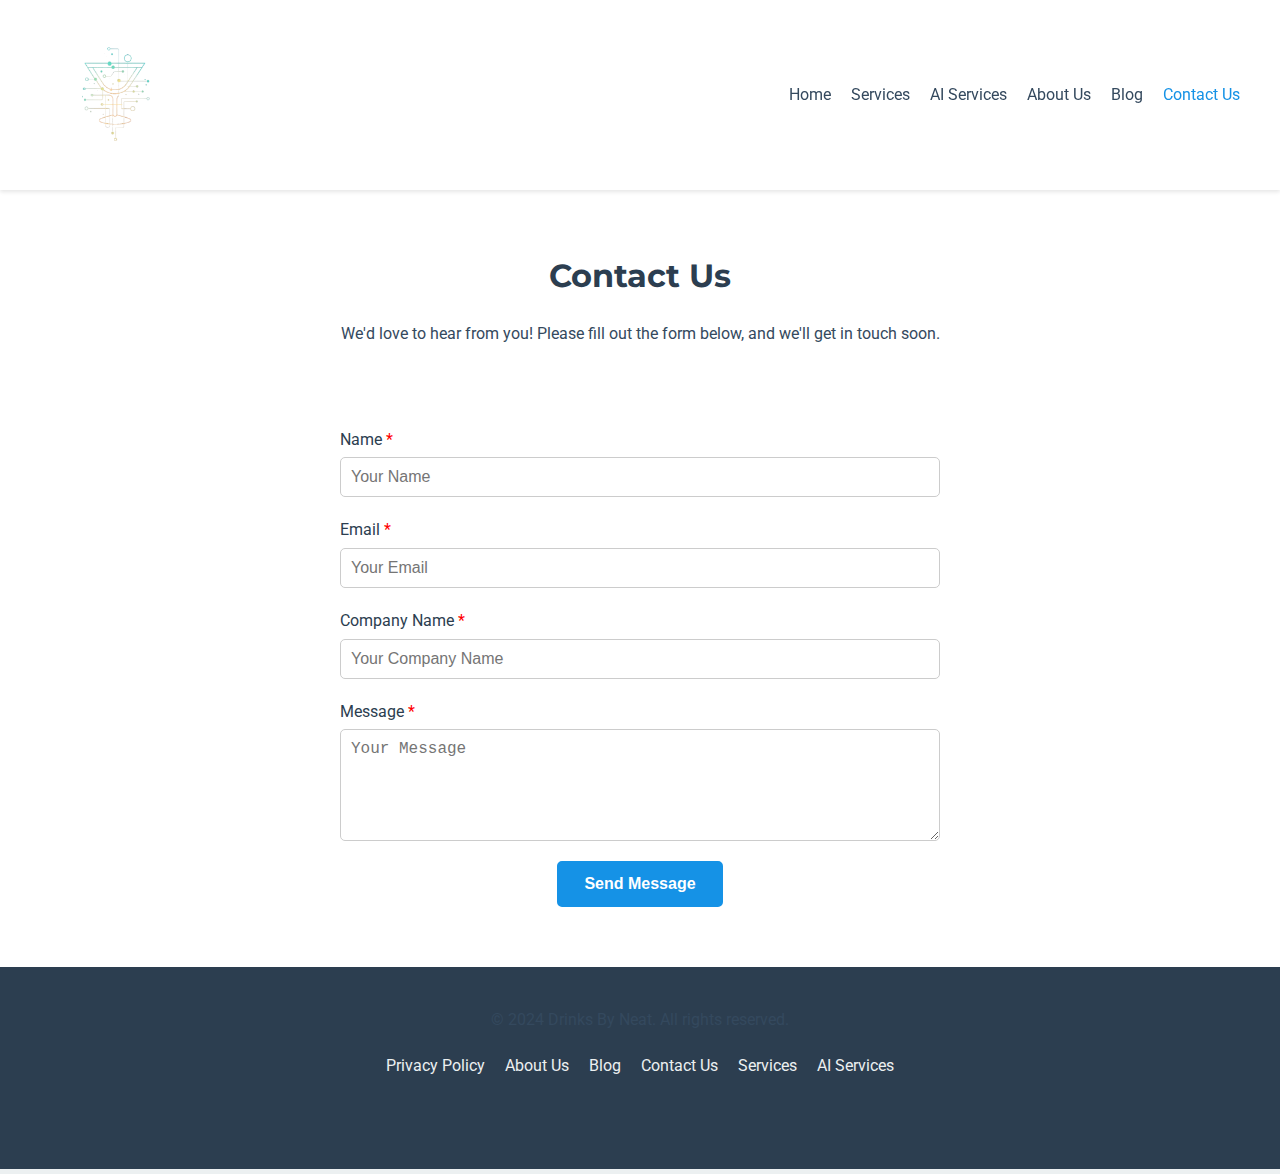
<file: contact/index.html>
<!DOCTYPE html>
<html lang="en">
  <head>
    <meta charset="UTF-8" />
    <meta name="viewport" content="width=device-width, initial-scale=1.0" />
    <title>Your Company | Contact Us</title>

    <!-- For ICO format -->
    <link rel="icon" href="/favicon/favicon.ico" type="image/x-icon" />

    <!-- For PNG format -->
    <link rel="icon" href="/favicon/favicon-96x96.png" type="image/png" />

    <!-- For multiple sizes -->
    <link
      rel="icon"
      sizes="192x192"
      href="/favicon/web-app-manifest-192x192.png"
      type="image/png"
    />

    <!-- Adjusted the link to stylesheet by adding ../ to match the same stylesheet as the homepage -->
    <link rel="stylesheet" href="../assets/css/styles.css" />

    <!-- Google Fonts -->
    <link
      href="https://fonts.googleapis.com/css2?family=Montserrat:wght@400;500;700&family=Roboto:wght@400;500;700&display=swap"
      rel="stylesheet"
    />

    <!-- Font Awesome Icons -->
    <link
      rel="stylesheet"
      href="https://cdnjs.cloudflare.com/ajax/libs/font-awesome/6.4.0/css/all.min.css"
      integrity="sha512-iecdLmaskl7CVkqkXNQ/ZH/XLlvWZOJyj7Yy7tcenmpD1ypASozpmT/E0iPtmFIB46ZmdtAc9eNBvH0H/ZpiBw=="
      crossorigin="anonymous"
      referrerpolicy="no-referrer"
    />

    <!-- Optional: Include any additional meta tags or links here -->
  </head>

  <!-- Google tag (gtag.js) -->
  <script
    async
    src="https://www.googletagmanager.com/gtag/js?id=G-1H15YQ7KNF"
  ></script>
  <script>
    window.dataLayer = window.dataLayer || [];
    function gtag() {
      dataLayer.push(arguments);
    }
    gtag("js", new Date());

    gtag("config", "G-1H15YQ7KNF");
  </script>

  <body class="contact-page">
    <!-- Header & Navigation -->
    <header>
      <nav class="navbar" aria-label="Main Navigation">
        <div class="logo">
          <!-- Going up one folder before accessing assets/images/ -->
          <a href="../index.html">
            <img src="../assets/images/logo.png" alt="Your Company Logo" />
          </a>
        </div>
        <ul class="nav-links">
          <li><a href="../index.html">Home</a></li>
          <li><a href="../services/index.html">Services</a></li>
          <li><a href="../ai-services/index.html">AI Services</a></li>
          <li><a href="../about/index.html">About Us</a></li>
          <li><a href="../blog/index.html">Blog</a></li>
          <li><a href="index.html" class="active">Contact Us</a></li>
        </ul>
        <div class="menu-icon" aria-label="Menu" aria-expanded="false">
          <i class="fas fa-bars"></i>
          <i class="fas fa-times" style="display: none"></i>
        </div>
      </nav>
    </header>

    <!-- Contact Section -->
    <section class="contact-section">
      <div class="container">
        <h2>Contact Us</h2>
        <p>
          We'd love to hear from you! Please fill out the form below, and we'll
          get in touch soon.
        </p>

        <!-- Messages -->
        <div id="form-messages"></div>

        <!-- Contact Form -->
        <form id="contact-form" class="contact-form">
          <div class="form-group">
            <label for="name">Name <span class="required">*</span></label>
            <input
              type="text"
              id="name"
              name="name"
              required
              placeholder="Your Name"
            />
          </div>
          <div class="form-group">
            <label for="email">Email <span class="required">*</span></label>
            <input
              type="email"
              id="email"
              name="email"
              required
              placeholder="Your Email"
            />
          </div>
          <div class="form-group">
            <label for="company"
              >Company Name <span class="required">*</span></label
            >
            <input
              type="text"
              id="company"
              name="company"
              required
              placeholder="Your Company Name"
            />
          </div>
          <div class="form-group">
            <label for="message">Message <span class="required">*</span></label>
            <textarea
              id="message"
              name="message"
              rows="5"
              required
              placeholder="Your Message"
            ></textarea>
          </div>
          <button type="submit" class="btn primary-btn">Send Message</button>
        </form>
      </div>
    </section>

    <!-- Footer -->
    <footer>
      <div class="container">
        <p>© 2024 Drinks By Neat. All rights reserved.</p>
        <ul class="footer-links">
          <li><a href="../privacy-policy.html">Privacy Policy</a></li>
          <li><a href="../about/index.html">About Us</a></li>
          <li><a href="../blog/index.html">Blog</a></li>
          <li><a href="../contact/index.html">Contact Us</a></li>
          <li><a href="../services/index.html">Services</a></li>
          <li><a href="../ai-services/index.html">AI Services</a></li>
        </ul>
        <div class="social-links">
          <a
            href="https://www.facebook.com/messages/t/105121865988228"
            aria-label="Facebook"
            target="_blank"
            rel="noopener noreferrer"
            ><i class="fab fa-facebook-f"></i
          ></a>
          <a
            href="https://www.instagram.com/drinksbyneat/"
            aria-label="Instagram"
            target="_blank"
            rel="noopener noreferrer"
            ><i class="fab fa-instagram"></i
          ></a>
          <a
            href="https://www.linkedin.com/in/andreas-sanidiotis-1b77a1b4/"
            aria-label="LinkedIn"
            target="_blank"
            rel="noopener noreferrer"
            ><i class="fab fa-linkedin-in"></i
          ></a>
          <a
            href="https://x.com/sanidiotis"
            aria-label="Twitter"
            target="_blank"
            rel="noopener noreferrer"
            ><i class="fab fa-twitter"></i
          ></a>
        </div>
      </div>
    </footer>

    <!-- JavaScript for Form Submission -->
    <script>
      document.addEventListener("DOMContentLoaded", () => {
        const form = document.getElementById("contact-form");
        const formMessages = document.getElementById("form-messages");

        form.addEventListener("submit", function (e) {
          e.preventDefault(); // Prevent the default form submission

          // Clear previous messages
          formMessages.innerHTML = "";

          // Collect form data
          const name = document.getElementById("name").value.trim();
          const email = document.getElementById("email").value.trim();
          const company = document.getElementById("company").value.trim();
          const message = document.getElementById("message").value.trim();

          // Basic validation (optional, already handled by HTML5)
          if (!name || !email || !company || !message) {
            formMessages.innerHTML =
              '<div class="error-message">Please fill out all required fields.</div>';
            return;
          }

          // Prepare data to send
          const data = {
            name: name,
            email: email,
            company: company,
            message: message,
          };

          // Send data to Make.com Webhook
          fetch("https://hook.us2.make.com/pejn088su7chkka65d3rcnf6d7czprkm", {
            method: "POST",
            headers: {
              "Content-Type": "application/json",
            },
            body: JSON.stringify(data),
          })
            .then((response) => {
              if (response.ok) {
                // If the response is OK (status code 200-299)
                return;
              }
              // If the response is not OK, throw an error to trigger the catch block
              throw new Error("Network response was not ok.");
            })
            .then(() => {
              // Display success message
              formMessages.innerHTML =
                '<div class="success-message">Thank you! Your message has been sent successfully.</div>';
              form.reset(); // Reset the form fields
            })
            .catch(() => {
              // Display error message
              formMessages.innerHTML =
                '<div class="error-message">Oops! Something went wrong. Please try again later.</div>';
            });
        });
      });
    </script>

    <!-- JavaScript for Mobile Menu -->
    <script>
      const menuIcon = document.querySelector(".menu-icon");
      const navLinks = document.querySelector(".nav-links");
      const barsIcon = menuIcon.querySelector(".fa-bars");
      const timesIcon = menuIcon.querySelector(".fa-times");

      menuIcon.addEventListener("click", () => {
        navLinks.classList.toggle("active");
        menuIcon.classList.toggle("active");

        if (navLinks.classList.contains("active")) {
          barsIcon.style.display = "none";
          timesIcon.style.display = "block";
        } else {
          barsIcon.style.display = "block";
          timesIcon.style.display = "none";
        }
      });
    </script>
  </body>
</html>

<!-- Chat Widget Scripts -->
<script src="https://app.chatgptbuilder.io/webchat/plugin.js?v=5"></script>
<script>
  ktt10.setup({
    id: "hnyz2IshbbTaHm",
    accountId: "1034736",
    color: "#A9AAAA",
  });
</script>
</file>
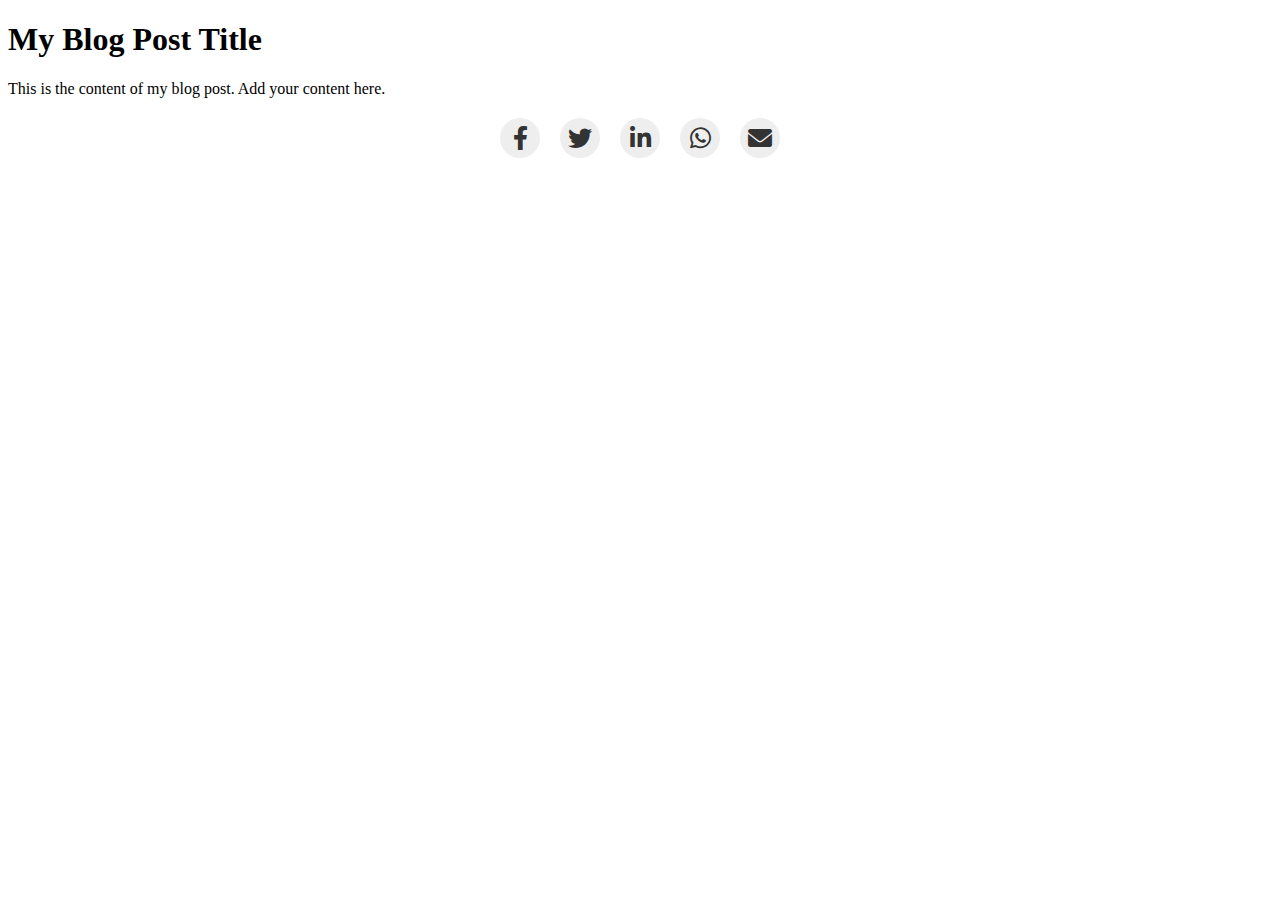
<file: font-awesom-test.html>
<!DOCTYPE html>
<html lang="en">
  <head>
    <meta charset="UTF-8" />
    <meta name="viewport" content="width=device-width, initial-scale=1.0" />
    <title>Blog Post Sharing Example</title>
    <link
      rel="stylesheet"
      href="https://cdnjs.cloudflare.com/ajax/libs/font-awesome/6.0.0/css/all.min.css"
      integrity="sha512-9usAa10IRO0HhonpyAIVpjrylPvoDwiPUiKdWk5t3PyolY1cOd4DSE0Ga+ri4AuTroPR5aQvXU9xC6qOPnzFeg=="
      crossorigin="anonymous"
      referrerpolicy="no-referrer"
    />
    <style>
      .social-share {
        display: flex;
        justify-content: center; /* Center the icons horizontally */
        gap: 20px; /* Space between icons */
        margin-top: 20px; /* Space above the sharing section */
      }

      .social-share a {
        display: inline-flex; /* Use flexbox for vertical centering */
        align-items: center;
        justify-content: center;
        width: 40px;
        height: 40px;
        border-radius: 50%;
        background-color: #eee; /* Light gray background */
        color: #333; /* Dark gray icon color */
        text-decoration: none;
        font-size: 1.5rem;
        transition: background-color 0.3s, color 0.3s; /* Smooth transitions */
      }

      .social-share a:hover {
        background-color: #ddd; /* Slightly darker on hover */
        color: #000; /* Black icon on hover */
      }

      /* Specific colors for each platform */
      .social-share .facebook:hover {
        background-color: #1877f2;
        color: white;
      }
      .social-share .twitter:hover {
        background-color: #1da1f2;
        color: white;
      }
      .social-share .linkedin:hover {
        background-color: #0077b5;
        color: white;
      }
      .social-share .whatsapp:hover {
        background-color: #25d366;
        color: white;
      }
      .social-share .email:hover {
        background-color: #d14836;
        color: white;
      }
    </style>
  </head>
  <body>
    <h1>My Blog Post Title</h1>
    <p>This is the content of my blog post. Add your content here.</p>

    <div class="social-share">
      <a
        class="facebook"
        href="https://www.facebook.com/sharer/sharer.php?u=[URL]"
        target="_blank"
        rel="noopener noreferrer"
        aria-label="Share on Facebook"
      >
        <i class="fab fa-facebook-f"></i>
      </a>
      <a
        class="twitter"
        href="https://twitter.com/intent/tweet?url=[URL]&text=[TITLE]"
        target="_blank"
        rel="noopener noreferrer"
        aria-label="Share on Twitter"
      >
        <i class="fab fa-twitter"></i>
      </a>
      <a
        class="linkedin"
        href="https://www.linkedin.com/shareArticle?mini=true&url=[URL]&title=[TITLE]"
        target="_blank"
        rel="noopener noreferrer"
        aria-label="Share on LinkedIn"
      >
        <i class="fab fa-linkedin-in"></i>
      </a>
      <a
        class="whatsapp"
        href="whatsapp://send?text=[TITLE] [URL]"
        target="_blank"
        rel="noopener noreferrer"
        aria-label="Share on WhatsApp"
      >
        <i class="fab fa-whatsapp"></i>
      </a>
      <a
        class="email"
        href="mailto:?subject=[TITLE]&body=Check out this post: [URL]"
        target="_blank"
        rel="noopener noreferrer"
        aria-label="Share by Email"
      >
        <i class="fas fa-envelope"></i>
      </a>
    </div>

    <script>
      // Get the current URL and title
      const currentUrl = encodeURIComponent(window.location.href);
      const currentTitle = encodeURIComponent(document.title);

      // Update the share links
      const facebookLink = document.querySelector(".social-share .facebook");
      facebookLink.href = facebookLink.href.replace("[URL]", currentUrl);

      const twitterLink = document.querySelector(".social-share .twitter");
      twitterLink.href = twitterLink.href
        .replace("[URL]", currentUrl)
        .replace("[TITLE]", currentTitle);

      const linkedinLink = document.querySelector(".social-share .linkedin");
      linkedinLink.href = linkedinLink.href
        .replace("[URL]", currentUrl)
        .replace("[TITLE]", currentTitle);

      const whatsappLink = document.querySelector(".social-share .whatsapp");
      whatsappLink.href = whatsappLink.href
        .replace("[URL]", currentUrl)
        .replace("[TITLE]", currentTitle);

      const emailLink = document.querySelector(".social-share .email");
      emailLink.href = emailLink.href
        .replace("[URL]", currentUrl)
        .replace("[TITLE]", currentTitle);
    </script>
  </body>
</html>
</file>
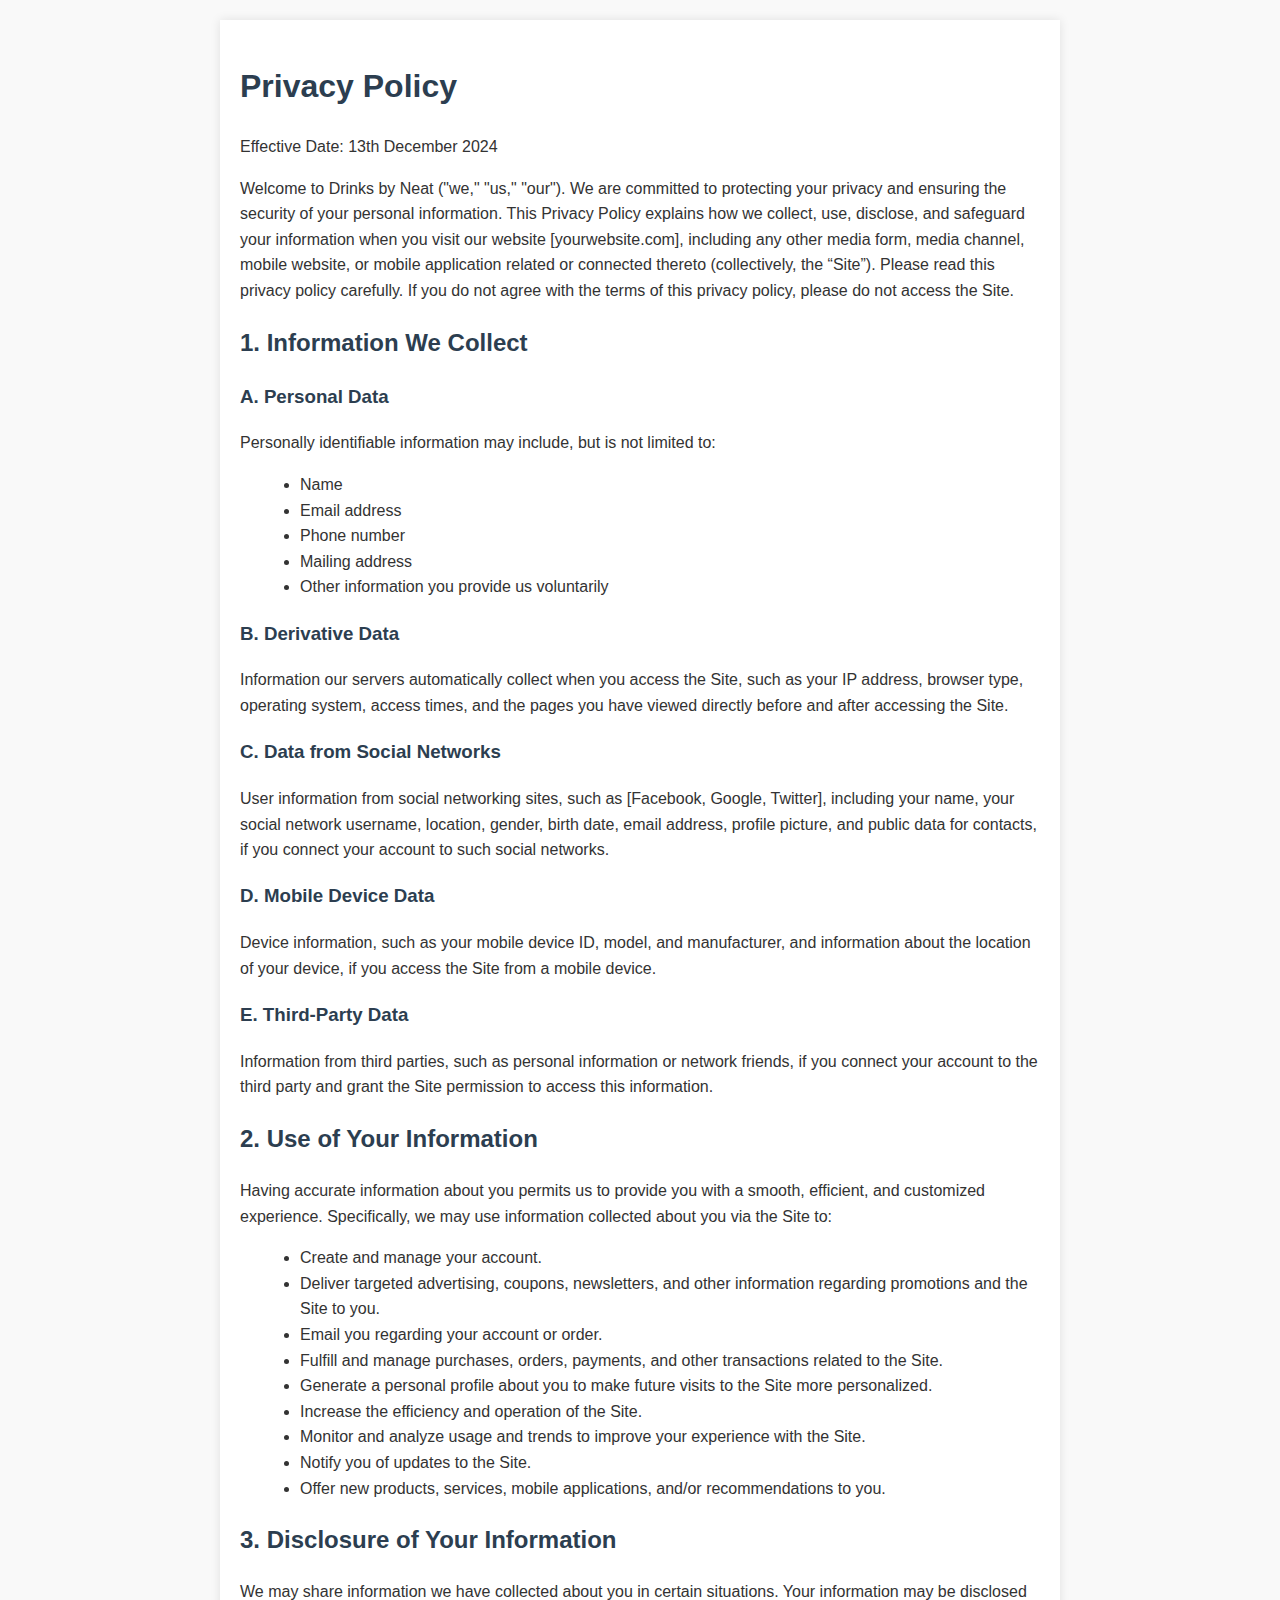
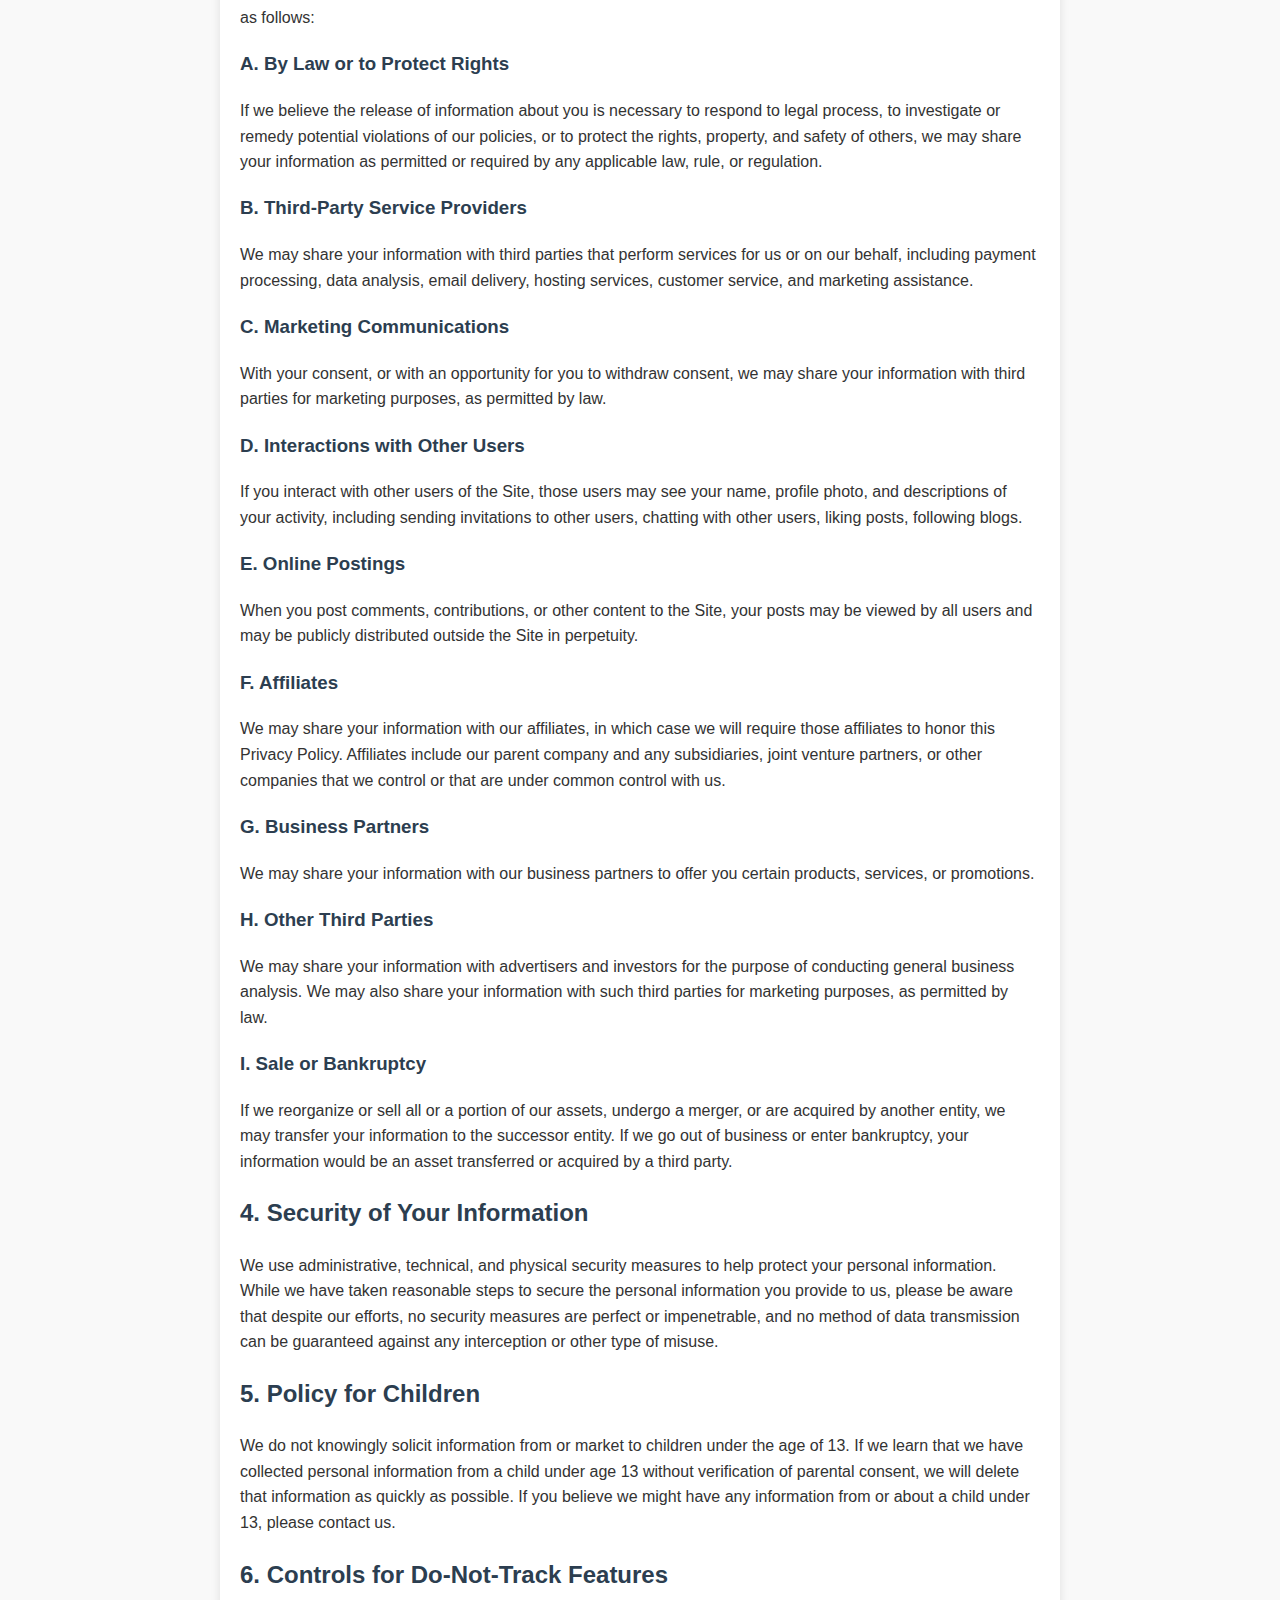
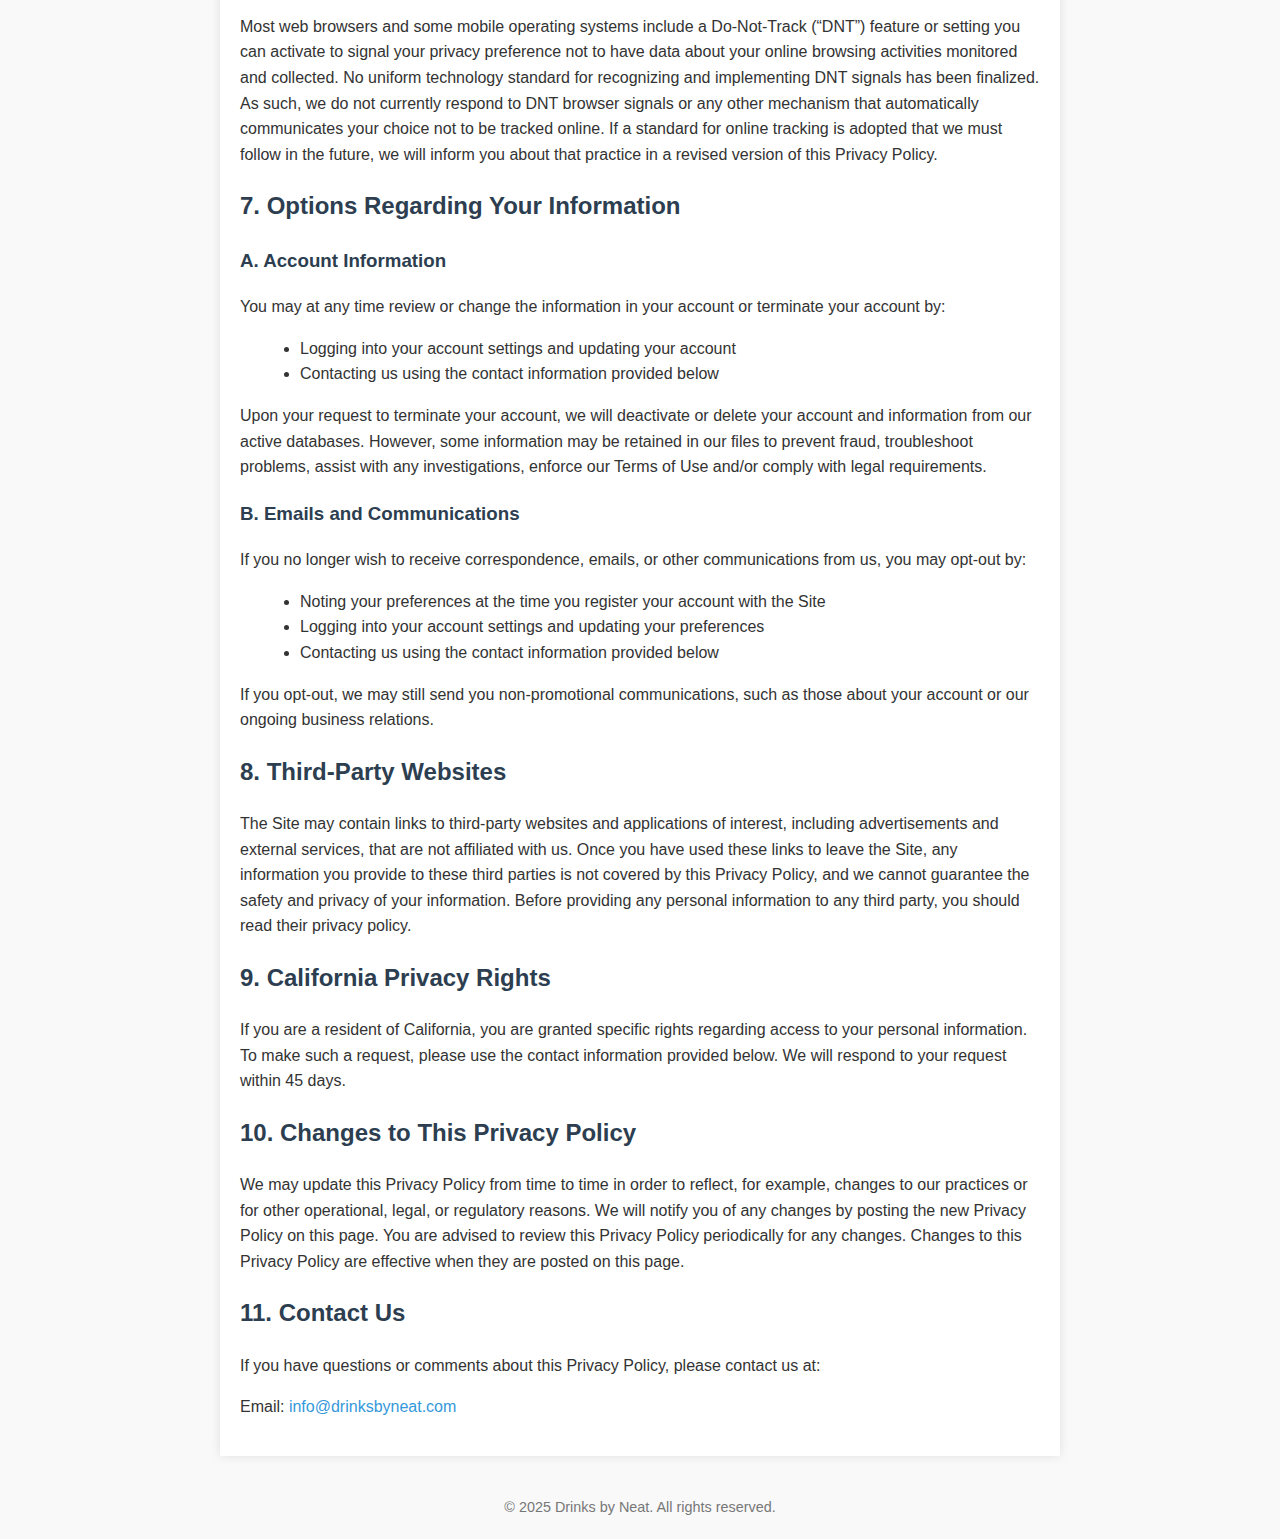
<file: privacy-policy.html>
<!DOCTYPE html>
<html lang="en">
  <head>
    <meta charset="UTF-8" />
    <meta name="viewport" content="width=device-width, initial-scale=1" />
    <title>Privacy Policy</title>
    <style>
      body {
        font-family: Arial, sans-serif;
        line-height: 1.6;
        margin: 20px;
        padding: 0;
        background-color: #f9f9f9;
        color: #333;
      }
      .container {
        max-width: 800px;
        margin: auto;
        background: #fff;
        padding: 20px;
        box-shadow: 0 0 10px rgba(0, 0, 0, 0.1);
      }
      h1,
      h2,
      h3 {
        color: #2c3e50;
      }
      a {
        color: #3498db;
        text-decoration: none;
      }
      a:hover {
        text-decoration: underline;
      }
      ul {
        list-style-type: disc;
        margin-left: 20px;
      }
      footer {
        text-align: center;
        margin-top: 40px;
        color: #777;
        font-size: 0.9rem;
      }
    </style>
  </head>
  <body>
    <div class="container">
      <h1>Privacy Policy</h1>
      <p>Effective Date: 13th December 2024</p>

      <p>
        Welcome to Drinks by Neat ("we," "us," "our"). We are committed to
        protecting your privacy and ensuring the security of your personal
        information. This Privacy Policy explains how we collect, use, disclose,
        and safeguard your information when you visit our website
        [yourwebsite.com], including any other media form, media channel, mobile
        website, or mobile application related or connected thereto
        (collectively, the “Site”). Please read this privacy policy carefully.
        If you do not agree with the terms of this privacy policy, please do not
        access the Site.
      </p>

      <h2>1. Information We Collect</h2>
      <h3>A. Personal Data</h3>
      <p>
        Personally identifiable information may include, but is not limited to:
      </p>
      <ul>
        <li>Name</li>
        <li>Email address</li>
        <li>Phone number</li>
        <li>Mailing address</li>
        <li>Other information you provide us voluntarily</li>
      </ul>

      <h3>B. Derivative Data</h3>
      <p>
        Information our servers automatically collect when you access the Site,
        such as your IP address, browser type, operating system, access times,
        and the pages you have viewed directly before and after accessing the
        Site.
      </p>

      <h3>C. Data from Social Networks</h3>
      <p>
        User information from social networking sites, such as [Facebook,
        Google, Twitter], including your name, your social network username,
        location, gender, birth date, email address, profile picture, and public
        data for contacts, if you connect your account to such social networks.
      </p>

      <h3>D. Mobile Device Data</h3>
      <p>
        Device information, such as your mobile device ID, model, and
        manufacturer, and information about the location of your device, if you
        access the Site from a mobile device.
      </p>

      <h3>E. Third-Party Data</h3>
      <p>
        Information from third parties, such as personal information or network
        friends, if you connect your account to the third party and grant the
        Site permission to access this information.
      </p>

      <h2>2. Use of Your Information</h2>
      <p>
        Having accurate information about you permits us to provide you with a
        smooth, efficient, and customized experience. Specifically, we may use
        information collected about you via the Site to:
      </p>
      <ul>
        <li>Create and manage your account.</li>
        <li>
          Deliver targeted advertising, coupons, newsletters, and other
          information regarding promotions and the Site to you.
        </li>
        <li>Email you regarding your account or order.</li>
        <li>
          Fulfill and manage purchases, orders, payments, and other transactions
          related to the Site.
        </li>
        <li>
          Generate a personal profile about you to make future visits to the
          Site more personalized.
        </li>
        <li>Increase the efficiency and operation of the Site.</li>
        <li>
          Monitor and analyze usage and trends to improve your experience with
          the Site.
        </li>
        <li>Notify you of updates to the Site.</li>
        <li>
          Offer new products, services, mobile applications, and/or
          recommendations to you.
        </li>
      </ul>

      <h2>3. Disclosure of Your Information</h2>
      <p>
        We may share information we have collected about you in certain
        situations. Your information may be disclosed as follows:
      </p>
      <h3>A. By Law or to Protect Rights</h3>
      <p>
        If we believe the release of information about you is necessary to
        respond to legal process, to investigate or remedy potential violations
        of our policies, or to protect the rights, property, and safety of
        others, we may share your information as permitted or required by any
        applicable law, rule, or regulation.
      </p>

      <h3>B. Third-Party Service Providers</h3>
      <p>
        We may share your information with third parties that perform services
        for us or on our behalf, including payment processing, data analysis,
        email delivery, hosting services, customer service, and marketing
        assistance.
      </p>

      <h3>C. Marketing Communications</h3>
      <p>
        With your consent, or with an opportunity for you to withdraw consent,
        we may share your information with third parties for marketing purposes,
        as permitted by law.
      </p>

      <h3>D. Interactions with Other Users</h3>
      <p>
        If you interact with other users of the Site, those users may see your
        name, profile photo, and descriptions of your activity, including
        sending invitations to other users, chatting with other users, liking
        posts, following blogs.
      </p>

      <h3>E. Online Postings</h3>
      <p>
        When you post comments, contributions, or other content to the Site,
        your posts may be viewed by all users and may be publicly distributed
        outside the Site in perpetuity.
      </p>

      <h3>F. Affiliates</h3>
      <p>
        We may share your information with our affiliates, in which case we will
        require those affiliates to honor this Privacy Policy. Affiliates
        include our parent company and any subsidiaries, joint venture partners,
        or other companies that we control or that are under common control with
        us.
      </p>

      <h3>G. Business Partners</h3>
      <p>
        We may share your information with our business partners to offer you
        certain products, services, or promotions.
      </p>

      <h3>H. Other Third Parties</h3>
      <p>
        We may share your information with advertisers and investors for the
        purpose of conducting general business analysis. We may also share your
        information with such third parties for marketing purposes, as permitted
        by law.
      </p>

      <h3>I. Sale or Bankruptcy</h3>
      <p>
        If we reorganize or sell all or a portion of our assets, undergo a
        merger, or are acquired by another entity, we may transfer your
        information to the successor entity. If we go out of business or enter
        bankruptcy, your information would be an asset transferred or acquired
        by a third party.
      </p>

      <h2>4. Security of Your Information</h2>
      <p>
        We use administrative, technical, and physical security measures to help
        protect your personal information. While we have taken reasonable steps
        to secure the personal information you provide to us, please be aware
        that despite our efforts, no security measures are perfect or
        impenetrable, and no method of data transmission can be guaranteed
        against any interception or other type of misuse.
      </p>

      <h2>5. Policy for Children</h2>
      <p>
        We do not knowingly solicit information from or market to children under
        the age of 13. If we learn that we have collected personal information
        from a child under age 13 without verification of parental consent, we
        will delete that information as quickly as possible. If you believe we
        might have any information from or about a child under 13, please
        contact us.
      </p>

      <h2>6. Controls for Do-Not-Track Features</h2>
      <p>
        Most web browsers and some mobile operating systems include a
        Do-Not-Track (“DNT”) feature or setting you can activate to signal your
        privacy preference not to have data about your online browsing
        activities monitored and collected. No uniform technology standard for
        recognizing and implementing DNT signals has been finalized. As such, we
        do not currently respond to DNT browser signals or any other mechanism
        that automatically communicates your choice not to be tracked online. If
        a standard for online tracking is adopted that we must follow in the
        future, we will inform you about that practice in a revised version of
        this Privacy Policy.
      </p>

      <h2>7. Options Regarding Your Information</h2>
      <h3>A. Account Information</h3>
      <p>
        You may at any time review or change the information in your account or
        terminate your account by:
      </p>
      <ul>
        <li>Logging into your account settings and updating your account</li>
        <li>Contacting us using the contact information provided below</li>
      </ul>
      <p>
        Upon your request to terminate your account, we will deactivate or
        delete your account and information from our active databases. However,
        some information may be retained in our files to prevent fraud,
        troubleshoot problems, assist with any investigations, enforce our Terms
        of Use and/or comply with legal requirements.
      </p>

      <h3>B. Emails and Communications</h3>
      <p>
        If you no longer wish to receive correspondence, emails, or other
        communications from us, you may opt-out by:
      </p>
      <ul>
        <li>
          Noting your preferences at the time you register your account with the
          Site
        </li>
        <li>
          Logging into your account settings and updating your preferences
        </li>
        <li>Contacting us using the contact information provided below</li>
      </ul>
      <p>
        If you opt-out, we may still send you non-promotional communications,
        such as those about your account or our ongoing business relations.
      </p>

      <h2>8. Third-Party Websites</h2>
      <p>
        The Site may contain links to third-party websites and applications of
        interest, including advertisements and external services, that are not
        affiliated with us. Once you have used these links to leave the Site,
        any information you provide to these third parties is not covered by
        this Privacy Policy, and we cannot guarantee the safety and privacy of
        your information. Before providing any personal information to any third
        party, you should read their privacy policy.
      </p>

      <h2>9. California Privacy Rights</h2>
      <p>
        If you are a resident of California, you are granted specific rights
        regarding access to your personal information. To make such a request,
        please use the contact information provided below. We will respond to
        your request within 45 days.
      </p>

      <h2>10. Changes to This Privacy Policy</h2>
      <p>
        We may update this Privacy Policy from time to time in order to reflect,
        for example, changes to our practices or for other operational, legal,
        or regulatory reasons. We will notify you of any changes by posting the
        new Privacy Policy on this page. You are advised to review this Privacy
        Policy periodically for any changes. Changes to this Privacy Policy are
        effective when they are posted on this page.
      </p>

      <h2>11. Contact Us</h2>
      <p>
        If you have questions or comments about this Privacy Policy, please
        contact us at:
      </p>
      <p>
        Email:
        <a href="mailto:info@drinksbyneat.com">info@drinksbyneat.com</a>
      </p>
      <!-- <p>
        Mailing Address:<br />
        [Your Company Name]<br />
        [Street Address]<br />
        [City, State, ZIP Code]<br />
        [Country]
      </p> -->
    </div>

    <footer>
      <p>&copy; 2025 Drinks by Neat. All rights reserved.</p>
    </footer>
  </body>
</html>
</file>
<file: assets/css/styles.css>
/* ==============================================
   1. RESET CSS
============================================== */
* {
  margin: 0;
  padding: 0;
  box-sizing: border-box;
}

ul,
ol {
  list-style: none;
}

a {
  text-decoration: none;
  color: inherit;
}

img {
  max-width: 100%;
  height: auto;
  display: block;
}

/* ==============================================
     2. ROOT VARIABLES
============================================== */
:root {
  /* Colors */
  --primary-color: #2c3e50; /* Dark Blue */
  --secondary-color: #ecf0f1; /* Light Gray */
  --accent-color: #e74c3c; /* Red */
  --background-color: #ffffff; /* White */
  --text-color: #34495e; /* Dark Slate */
  --hover-color: #1592e6; /* Blue */
  --mobile-menu-text-color: #ffffff; /* White */

  /* Fonts */
  --font-primary: "Montserrat", sans-serif;
  --font-secondary: "Roboto", sans-serif;

  /* Other */
  --transition-speed: 0.3s;
  --max-width: 1200px;
}

/* ==============================================
     3. GLOBAL STYLES
============================================== */
body {
  font-family: var(--font-secondary);
  color: var(--text-color);
  background-color: var(--secondary-color);
  line-height: 1.6;
  min-height: 100vh;
}

h1,
h2,
h3,
h4,
h5,
h6 {
  font-family: var(--font-primary);
  color: var(--primary-color);
  margin-bottom: 15px;
}

p {
  margin-bottom: 15px;
  font-size: 1rem;
  color: var(--text-color);
}

a {
  color: var(--primary-color);
  transition: color var(--transition-speed);
}

a:hover {
  color: var(--hover-color);
}

.container {
  width: 90%;
  max-width: var(--max-width);
  margin: 0 auto;
}

/* ==============================================
     4. BUTTONS
============================================== */
.btn {
  display: inline-block;
  padding: 12px 25px;
  border-radius: 5px;
  cursor: pointer;
  font-weight: 600;
  text-align: center;
  border: 2px solid transparent;
  transition: background-color var(--transition-speed),
    color var(--transition-speed), opacity var(--transition-speed);
}

.primary-btn {
  background-color: var(--primary-color);
  color: var(--secondary-color);
  border-color: var(--primary-color);
}
.primary-btn:hover {
  background-color: var(--hover-color);
  color: var(--background-color);
}

.secondary-btn {
  background-color: var(--primary-color);
  color: var(--secondary-color);
  border-color: var(--primary-color);
}
.secondary-btn:hover {
  background-color: var(--hover-color);
  border-color: var(--background-color);
}

.read-more-btn {
  background-color: var(--hover-color);
  color: var(--secondary-color);
  border-color: var(--hover-color);
}
.read-more-btn:hover {
  background-color: var(--primary-color);
  border-color: var(--primary-color);
}

.learn-more-btn {
  background-color: var(--primary-color);
  color: var(--secondary-color);
  border-color: var(--primary-color);
}
.learn-more-btn:hover {
  background-color: var(--hover-color);
  border-color: var(--hover-color);
}

.subscribe-btn {
  background-color: var(--accent-color);
  color: var(--secondary-color);
  border: none;
}
.subscribe-btn:hover {
  background-color: var(--hover-color);
}

.btn.disabled,
.btn:disabled {
  opacity: 0.6;
  cursor: not-allowed;
}

/* ==============================================
     5. NAVIGATION BAR
============================================== */
.navbar {
  display: flex;
  justify-content: space-between;
  align-items: center;
  padding: 20px 40px;
  background-color: var(--background-color);
  box-shadow: 0 2px 4px rgba(0, 0, 0, 0.1);
  position: sticky;
  top: 0;
  z-index: 1000;
}

.logo img {
  width: 150px;
}

.nav-links {
  display: flex;
  gap: 20px;
}

.nav-links li a {
  font-size: 1rem;
  color: var(--text-color);
  transition: color var(--transition-speed);
}

.nav-links li a.active,
.nav-links li a:hover {
  color: var(--hover-color);
}

.menu-icon {
  display: none;
  font-size: 1.5rem;
  color: var(--text-color);
  cursor: pointer;
}

/* ==============================================
     6. HERO SECTION
============================================== */
.hero-section {
  background-color: var(--primary-color);
  color: var(--secondary-color);
  padding: 100px 20px;
  text-align: center;
  position: relative;
  overflow: hidden;
}

.hero-section::before {
  content: "";
  position: absolute;
  top: 0;
  left: 0;
  right: 0;
  bottom: 0;
  background: rgba(44, 62, 80, 0.7);
  z-index: 1;
}

.hero-section .container {
  position: relative;
  z-index: 2;
}

.hero-section h1 {
  font-size: 3rem;
  margin-bottom: 20px;
  color: var(--secondary-color);
  text-shadow: 2px 2px 4px rgba(0, 0, 0, 0.5);
}

.hero-section p {
  font-size: 1.2rem;
  margin-bottom: 30px;
  max-width: 800px;
  margin: 0 auto;
  color: var(--secondary-color);
}

.hero-section .btn {
  margin: 0 10px;
  font-size: 1rem;
}

/* ==============================================
     7. WELCOME SECTION
============================================== */
.welcome-section {
  background-color: var(--background-color);
  padding: 60px 20px;
  text-align: center;
}

.welcome-section h2 {
  font-size: 2rem;
  margin-bottom: 20px;
}
.welcome-section p {
  font-size: 1rem;
  max-width: 800px;
  margin: 0 auto;
  color: var(--text-color);
}

/* HOMEPAGE INTRODUCTION SECTION */
.introduction-section {
  padding: 40px 20px;
  text-align: center;
  background-color: var(--background-color);
}

.introduction-section .sub-title {
  font-size: 1.8rem;
  font-weight: 600;
  color: var(--primary-color);
  margin-bottom: 20px;
  line-height: 1.4;
}

.introduction-section p {
  font-size: 1rem;
  color: var(--text-color);
  max-width: 800px;
  margin: 0 auto;
  line-height: 1.6;
}

/* CONTENT CONTAINERS */
.content-container {
  display: flex;
  align-items: center;
  gap: 40px;
  margin-top: 40px;
}

.text-content {
  flex: 1;
}
.image-content {
  flex: 1;
  text-align: center;
}
.image-content img {
  max-width: 100%;
  border-radius: 8px;
  box-shadow: 0 4px 8px rgba(0, 0, 0, 0.1);
}

.beverage-consulting-content {
  flex-direction: row;
}
.ai-powered-content {
  flex-direction: row-reverse;
}

/* BEVERAGE CONSULTING SECTION */
.beverage-consulting-section {
  background-color: var(--secondary-color);
  padding: 60px 20px;
  text-align: center;
}

.beverage-consulting-section h2 {
  font-size: 2rem;
  margin-bottom: 40px;
  color: var(--primary-color);
}

/* AI-POWERED SOLUTIONS SECTION */
.ai-powered-section {
  background-color: var(--background-color);
  padding: 60px 20px;
  text-align: center;
}

.ai-powered-section h2 {
  font-size: 2rem;
  margin-bottom: 40px;
  color: var(--primary-color);
}

/* WHY CHOOSE US SECTION */
.why-choose-us-section {
  background-color: var(--secondary-color);
  padding: 60px 20px;
  text-align: center;
}

.why-choose-us-section h2 {
  font-size: 2rem;
  margin-bottom: 40px;
  color: var(--primary-color);
}

.features-container {
  display: flex;
  justify-content: space-around;
  flex-wrap: wrap;
  gap: 20px;
}

.feature-item {
  background-color: var(--background-color);
  padding: 20px;
  border-radius: 8px;
  width: 250px;
  box-shadow: 0 2px 4px rgba(0, 0, 0, 0.1);
  transition: transform var(--transition-speed),
    box-shadow var(--transition-speed);
}
.feature-item:hover {
  transform: translateY(-5px);
  box-shadow: 0 4px 8px rgba(0, 0, 0, 0.2);
}

.feature-item h3 {
  font-size: 1.2rem;
  margin: 10px 0;
  color: var(--primary-color);
}
.feature-item p {
  font-size: 1rem;
  color: var(--text-color);
}

/* OUR VISION SECTION */
.our-vision-section {
  background-color: var(--background-color);
  padding: 60px 20px;
  text-align: center;
}

.our-vision-section h2 {
  font-size: 2rem;
  margin-bottom: 20px;
  color: var(--primary-color);
}
.our-vision-section p {
  font-size: 1rem;
  max-width: 800px;
  margin: 0 auto;
  color: var(--text-color);
}

/* CTA SECTION */
.cta-section {
  background-color: var(--secondary-color);
  padding: 60px 20px;
  text-align: center;
}

.cta-section h2 {
  font-size: 2rem;
  margin-bottom: 20px;
  color: var(--primary-color);
}
.cta-section p {
  font-size: 1rem;
  margin-bottom: 30px;
  color: var(--text-color);
}
.cta-section .btn {
  font-size: 1rem;
}

/* SUBSCRIPTION SECTION */
.subscription-section {
  background-color: var(--background-color);
  padding: 60px 20px;
  text-align: center;
}

.subscription-section h2 {
  font-size: 2rem;
  margin-bottom: 20px;
  color: var(--primary-color);
}
.subscription-section p {
  font-size: 1rem;
  max-width: 600px;
  margin: 0 auto 30px auto;
  color: var(--text-color);
}

.subscription-form {
  display: flex;
  justify-content: center;
  align-items: center;
  gap: 10px;
  flex-wrap: wrap;
}

.subscription-form input[type="email"] {
  padding: 10px;
  width: 300px;
  border: 1px solid var(--primary-color);
  border-radius: 5px;
  font-size: 1rem;
}
.subscription-form .subscribe-btn {
  padding: 10px 20px;
  font-size: 1rem;
}

/* FOOTER */
footer {
  background-color: var(--primary-color);
  color: var(--secondary-color);
  padding: 40px 20px;
  text-align: center;
}

.footer-links {
  display: flex;
  justify-content: center;
  gap: 20px;
  margin: 20px 0;
  flex-wrap: wrap;
}
.footer-links li a {
  color: var(--secondary-color);
  font-size: 1rem;
}
.footer-links li a:hover {
  text-decoration: underline;
}

.social-links a {
  color: var(--secondary-color);
  margin: 0 10px;
  font-size: 1.2rem;
  transition: color 0.3s;
}
.social-links a:hover {
  color: var(--accent-color);
}

/* ==============================================
     8. RESPONSIVE DESIGN
============================================== */
@media (max-width: 992px) {
  .features-container {
    flex-direction: column;
    align-items: center;
  }
  .content-container {
    flex-direction: column;
  }
  .beverage-consulting-content,
  .ai-powered-content {
    flex-direction: column;
  }
}
@media (max-width: 768px) {
  .nav-links {
    position: fixed;
    top: 0;
    right: -100%;
    height: 100vh;
    width: 200px;
    background-color: var(--primary-color);
    flex-direction: column;
    align-items: center;
    justify-content: center;
    transition: right var(--transition-speed);
    z-index: 999; /* Ensures the menu is above other elements */
  }

  .menu-icon {
    display: block;
  }

  .nav-links.active {
    right: 0;
  }

  /* Initially hide the 'fa-times' icon */
  .menu-icon .fa-times {
    display: none;
  }

  /* When menu-icon has the 'active' class, hide 'fa-bars' and show 'fa-times' */
  .menu-icon.active .fa-bars {
    display: none;
  }

  .menu-icon.active .fa-times {
    display: block;
  }

  /* Navigation Links Styling */
  .nav-links li a {
    font-size: 1.2rem;
    color: var(--mobile-menu-text-color); /* White */
    padding: 15px 0;
    width: 100%;
    text-align: center;
    transition: background-color var(--transition-speed),
      color var(--transition-speed);
    font-weight: 600; /* Makes text bolder for better readability */
  }

  .nav-links li a:hover,
  .nav-links li a.active {
    background-color: var(--hover-color); /* Blue */
    color: var(--background-color); /* White */
  }

  /* Responsive Content Containers */
  .content-container {
    flex-direction: column;
  }
  .beverage-consulting-content,
  .ai-powered-content {
    flex-direction: column;
  }
}
@media (max-width: 576px) {
  .home-section h1 {
    font-size: 2rem;
  }
  .home-section p {
    font-size: 1rem;
  }
  .service-item,
  .feature-item {
    width: 100%;
  }

  .subscription-form {
    flex-direction: column;
  }
  .subscription-form input[type="email"] {
    width: 100%;
  }
  .subscription-form .subscribe-btn {
    width: 100%;
  }

  .content-container {
    flex-direction: column;
  }
  .beverage-consulting-content,
  .ai-powered-content {
    flex-direction: column;
  }
}

/* ==============================================
     9. ANIMATIONS (Optional)
============================================== */
.fade-in {
  opacity: 0;
  transform: translateY(20px);
  transition: opacity var(--transition-speed) ease-in-out,
    transform var(--transition-speed) ease-in-out;
}
.fade-in.visible {
  opacity: 1;
  transform: translateY(0);
}

/* ==============================================
     10. BLOG INDEX IMAGE STYLES
============================================== */
/* Blog Index Images: Small and Round */
.blog-index-image {
  width: 80px; /* Adjust size as needed */
  height: 80px;
  border-radius: 50%; /* Makes the image circular */
  object-fit: cover; /* Ensures the image covers the container without distortion */
  box-shadow: 0 2px 4px rgba(0, 0, 0, 0.1); /* Optional: Adds a subtle shadow */
}

/* ==============================================
     11. BLOG POST SECTION STYLES
============================================== */

/* Blog Post Entry */
.blog-post {
  margin-bottom: 20px;
}

/* Container for Image and Text */
.post-content {
  display: flex;
  align-items: center; /* Vertically center text and image */
  gap: 20px; /* Space between image and text */
  padding: 0 20px; /* Add horizontal padding to provide space from container edges */
}

/* Image Section */
.post-image-link {
  flex-shrink: 0; /* Prevent image from shrinking */
}

/* Text Section */
.post-text {
  flex: 1; /* Take up remaining space */
  text-align: left; /* Align text to the left */
}

/* Blog Post Heading */
.post-text h2 {
  font-size: 1.5rem;
  margin-bottom: 10px;
  color: var(--primary-color);
}

/* Post Date */
.post-text .post-date {
  font-size: 0.9rem;
  color: var(--text-color);
  margin-bottom: 10px;
}

/* Post Excerpt */
.post-text .post-excerpt {
  font-size: 1rem;
  color: var(--text-color);
  margin-bottom: 15px;
}

/* Read More Link */
.read-more {
  font-weight: 600;
  color: var(--primary-color);
  transition: color var(--transition-speed);
}

.read-more:hover {
  color: var(--hover-color);
}

/* ==============================================
     12. SOCIAL SHARE BUTTONS IN BLOG POSTS
============================================== */
/* Social Share Icons in Blog Post Article */
.blog-post-content .social-share {
  display: flex;
  flex-direction: column;
  align-items: center;
  gap: 20px;
  margin: 40px 0;
  padding: 20px 0;
  background-color: #f9f9f9; /* Light gray background */
  border-radius: 8px; /* Rounded corners */
}

.blog-post-content .social-share h2 {
  font-size: 1.8rem;
  margin-bottom: 20px;
  color: var(--primary-color);
}

.blog-post-content .social-share-icons a {
  display: inline-flex;
  align-items: center;
  justify-content: center;
  width: 50px; /* Increased size for better visibility */
  height: 50px;
  border-radius: 50%;
  background-color: #eee; /* Light gray background */
  color: #333; /* Dark gray icon color */
  text-decoration: none;
  font-size: 1.8rem; /* Increased font size */
  transition: background-color 0.3s, color 0.3s;
}

.blog-post-content .social-share-icons a:hover {
  background-color: #ddd; /* Slightly darker on hover */
  color: #000; /* Black icon on hover */
}

/* Specific colors for each platform on hover */
.blog-post-content .social-share-icons a.facebook:hover {
  background-color: #1877f2;
  color: white;
}
.blog-post-content .social-share-icons a.twitter:hover {
  background-color: #1da1f2;
  color: white;
}
.blog-post-content .social-share-icons a.linkedin:hover {
  background-color: #0077b5;
  color: white;
}
.blog-post-content .social-share-icons a.whatsapp:hover {
  background-color: #25d366;
  color: white;
}
.blog-post-content .social-share-icons a.email:hover {
  background-color: #d14836;
  color: white;
}

/* ==============================================
     13. BACK TO TOP BUTTON
============================================== */
#back-to-top {
  position: fixed;
  bottom: 40px;
  right: 40px;
  background-color: var(--primary-color);
  color: var(--secondary-color);
  border: none;
  padding: 10px 15px;
  border-radius: 50%;
  cursor: pointer;
  display: none; /* Hidden by default */
  z-index: 1000;
  transition: background-color var(--transition-speed);
  box-shadow: 0 4px 6px rgba(0, 0, 0, 0.3);
}

#back-to-top:hover {
  background-color: var(--hover-color);
}

#back-to-top i {
  font-size: 1.2rem;
}

/* ==============================================
     14. BLOG SEARCH BAR
============================================== */
/* Blog Search Bar */
.blog-search input#search-input {
  padding: 10px 15px;
  width: 80%;
  max-width: 500px;
  border: 1px solid #ccc;
  border-radius: 5px;
  font-size: 1rem;
}

.blog-search input#search-input:focus {
  border-color: var(--primary-color);
  outline: none;
}

/* ==============================================
     15. GENERAL SOCIAL SHARING SECTION
============================================== */
.social-sharing {
  margin-top: 40px;
  padding: 20px 0;
}

.social-sharing h2 {
  font-size: 1.8rem;
  margin-bottom: 20px;
  color: var(--primary-color);
}

.social-sharing .social-links a {
  color: var(--text-color);
  margin: 0 10px;
  font-size: 2rem; /* Increased size for better visibility */
  transition: color var(--transition-speed);
}

.social-sharing .social-links a:hover {
  color: var(--hover-color);
}

/* ==============================================
     16. ANIMATIONS (Optional)
============================================== */
.fade-in {
  opacity: 0;
  transform: translateY(20px);
  transition: opacity var(--transition-speed) ease-in-out,
    transform var(--transition-speed) ease-in-out;
}
.fade-in.visible {
  opacity: 1;
  transform: translateY(0);
}

/* ==============================================
     17. BACKGROUND IMAGE FOR HERO SECTION
============================================== */
/* Ensure the path to your background image is correct */
.hero-section {
  background-image: url("../images/hero-background.jpg");
  background-size: cover;
  background-position: center;
  color: var(--secondary-color);
  padding: 120px 20px;
  text-align: center;
  position: relative;
}
.hero-section::before {
  content: "";
  position: absolute;
  top: 0;
  left: 0;
  right: 0;
  bottom: 0;
  background: rgba(44, 62, 80, 0.5);
  z-index: 1;
}
.hero-section .container {
  position: relative;
  z-index: 2;
}
.hero-section h1 {
  font-size: 2.5rem;
  margin-bottom: 20px;
}
.hero-section p {
  font-size: 1.2rem;
  margin-bottom: 30px;
  max-width: 800px;
  margin: 0 auto;
}
.hero-section .btn {
  margin: 10px;
  font-size: 1rem;
}

/* ==============================================
     18. SERVICES OVERVIEW STYLES
============================================== */
.services-overview-section {
  background-color: var(--background-color);
  padding: 60px 20px;
  text-align: center;
}
.services-overview-section h2 {
  font-size: 2rem;
  margin-bottom: 40px;
  color: var(--primary-color);
}
.services-container {
  display: flex;
  justify-content: space-around;
  flex-wrap: wrap;
  gap: 20px;
}
.service-item {
  background-color: var(--secondary-color);
  padding: 20px;
  border-radius: 8px;
  width: 250px;
  box-shadow: 0 2px 4px rgba(0, 0, 0, 0.1);
  transition: transform var(--transition-speed),
    box-shadow var(--transition-speed);
}
.service-item:hover {
  transform: translateY(-5px);
  box-shadow: 0 4px 8px rgba(0, 0, 0, 0.2);
}
.service-item h3 {
  font-size: 1.2rem;
  margin: 10px 0;
  color: var(--primary-color);
}
.service-item p {
  font-size: 1rem;
  color: var(--text-color);
}
.services-links p {
  margin-top: 30px;
  font-size: 1rem;
  color: var(--text-color);
}
.services-links a {
  color: var(--hover-color);
  font-weight: bold;
}
.services-links a:hover {
  text-decoration: underline;
}

/* ==============================================
     19. TESTIMONIALS SECTION STYLES
============================================== */
.testimonials-section {
  background-color: var(--secondary-color);
  padding: 60px 20px;
  text-align: center;
}
.testimonials-section h2 {
  font-size: 2rem;
  margin-bottom: 40px;
  color: var(--primary-color);
}
.testimonial-carousel {
  position: relative;
  max-width: 800px;
  margin: 0 auto;
}
.testimonial {
  background-color: var(--background-color);
  padding: 30px;
  border-radius: 8px;
  box-shadow: 0 2px 4px rgba(0, 0, 0, 0.1);
}
.testimonial p {
  font-size: 1rem;
  color: var(--text-color);
  margin-bottom: 20px;
}
.testimonial .client-name {
  font-size: 0.9rem;
  color: var(--primary-color);
  font-weight: bold;
}
.carousel-nav {
  display: flex;
  justify-content: space-between;
  margin-top: 20px;
}
.carousel-nav .btn {
  padding: 10px 20px;
}

/* ==============================================
     20. SERVICES PAGE STYLES
============================================== */
.learn-more-btn {
  margin-top: 10px;
}

/* ==============================================
     21. AI SERVICES PAGE STYLES
============================================== */
.ai-services-page {
  font-family: "Roboto", sans-serif;
  color: var(--text-color);
}

.ai-services-listing-section {
  background-color: var(--background-color);
  padding: 60px 20px;
  text-align: center;
}
.ai-services-listing-section h2 {
  font-size: 2rem;
  margin-bottom: 40px;
  color: var(--primary-color);
}
.ai-services-container {
  display: flex;
  justify-content: space-around;
  flex-wrap: wrap;
  gap: 30px;
}
.ai-service-item {
  background-color: var(--secondary-color);
  padding: 20px;
  border-radius: 8px;
  width: 300px;
  box-shadow: 0 2px 4px rgba(0, 0, 0, 0.1);
  transition: transform var(--transition-speed),
    box-shadow var(--transition-speed);
}
.ai-service-item:hover {
  transform: translateY(-5px);
  box-shadow: 0 4px 8px rgba(0, 0, 0, 0.2);
}
.ai-service-item h3 {
  font-size: 1.2rem;
  margin: 10px 0;
  color: var(--primary-color);
}
.ai-service-item p {
  font-size: 1rem;
  color: var(--text-color);
}
.ai-service-item .price {
  font-size: 1.1rem;
  font-weight: bold;
  margin: 10px 0;
  color: var(--accent-color);
}
.section-description {
  text-align: center;
  margin-top: 30px;
  color: var(--text-color);
  font-size: 1rem;
}

/* ==============================================
     22. AI DETAILS SECTION STYLES
============================================== */
.ai-details-section {
  background-color: var(--background-color);
  padding: 60px 20px;
}
.ai-details-section h2 {
  font-size: 2rem;
  margin-bottom: 20px;
  color: var(--primary-color);
  text-align: center;
}
.ai-details-section h3 {
  font-size: 1.5rem;
  margin-top: 20px;
  margin-bottom: 10px;
  color: var(--primary-color);
}
.ai-details-section p {
  font-size: 1rem;
  color: var(--text-color);
}
.ai-details-section ul {
  list-style-type: disc;
  padding-left: 40px;
  text-align: left;
}
.ai-details-section ul li {
  margin-bottom: 10px;
  font-size: 1rem;
  color: var(--text-color);
}

/* ==============================================
     23. PRICING TABLE STYLES
============================================== */
.pricing-table {
  width: 100%;
  border-collapse: collapse;
  margin: 30px 0;
}
.pricing-table th,
.pricing-table td {
  border: 1px solid #ddd;
  padding: 15px;
  text-align: left;
}
.pricing-table th {
  background-color: var(--primary-color);
  color: var(--secondary-color);
  font-size: 1.1rem;
}
.pricing-table td {
  background-color: var(--secondary-color);
  color: var(--text-color);
}
.pricing-table tr:nth-child(even) td {
  background-color: var(--background-color);
}
.pricing-table tr:hover td {
  background-color: var(--hover-color);
  color: var(--secondary-color);
}

/* ==============================================
     24. CONTACT PAGE STYLES
============================================== */
.contact-page .contact-section {
  background-color: var(--background-color);
  padding: 60px 20px;
  text-align: center;
}
.contact-page .contact-section h2 {
  font-size: 2rem;
  margin-bottom: 20px;
  color: var(--primary-color);
}
.contact-page .contact-section p {
  font-size: 1rem;
  max-width: 800px;
  margin: 0 auto 30px;
  color: var(--text-color);
}
.contact-page .contact-form {
  max-width: 600px;
  margin: 0 auto;
  display: flex;
  flex-direction: column;
  gap: 20px;
}
.contact-page .form-group {
  display: flex;
  flex-direction: column;
  align-items: flex-start;
}
.contact-page .form-group label {
  font-size: 1rem;
  margin-bottom: 5px;
  color: var(--primary-color);
}
.contact-page .form-group input,
.contact-page .form-group textarea {
  width: 100%;
  padding: 10px;
  border: 1px solid #ccc;
  border-radius: 5px;
  font-size: 1rem;
  transition: border-color var(--transition-speed);
}
.contact-page .form-group input:focus,
.contact-page .form-group textarea:focus {
  border-color: var(--primary-color);
  outline: none;
}
.contact-page .contact-form button.btn {
  align-self: center;
  padding: 12px 25px;
  font-size: 1rem;
  background-color: var(--hover-color);
  color: var(--background-color);
  border: 2px solid var(--hover-color);
  border-radius: 5px;
  cursor: pointer;
  transition: background-color var(--transition-speed),
    color var(--transition-speed);
}
.contact-page .contact-form button.btn:hover {
  background-color: var(--accent-color);
  border-color: var(--accent-color);
}
.contact-page .form-group .required {
  color: red;
}
.contact-page #form-messages {
  max-width: 600px;
  margin: 20px auto;
  padding: 15px;
  border-radius: 5px;
  font-size: 1rem;
}
.contact-page #form-messages .success-message {
  background-color: #d4edda;
  color: #155724;
  border: 1px solid #c3e6cb;

  /* Additional Styles */
  padding: 10px;
  border-radius: 5px;
  margin-top: 20px;
  text-align: center;
}

.contact-page #form-messages .error-message {
  background-color: #f8d7da;
  color: #721c24;
  border: 1px solid #f5c6cb;

  /* Additional Styles */
  padding: 10px;
  border-radius: 5px;
  margin-top: 20px;
  text-align: center;
}

@media (max-width: 992px) {
  .contact-page .contact-form {
    width: 90%;
  }
}

@media (max-width: 576px) {
  .contact-page .contact-section h2 {
    font-size: 1.5rem;
  }
  .contact-page .contact-section p {
    font-size: 0.9rem;
  }
  .contact-page .contact-form button.btn {
    width: 100%;
    max-width: 300px;
  }
}

/* ==============================================
     25. SOCIAL SHARE BUTTONS IN BLOG POSTS
============================================== */
/* Social Share Icons in Blog Post Article */
.blog-post-content .social-share {
  display: flex;
  flex-direction: column;
  align-items: center;
  gap: 20px;
  margin: 40px 0;
  padding: 20px 0;
  background-color: #f9f9f9; /* Light gray background */
  border-radius: 8px; /* Rounded corners */
}

.blog-post-content .social-share h2 {
  font-size: 1.8rem;
  margin-bottom: 20px;
  color: var(--primary-color);
}

.blog-post-content .social-share-icons a {
  display: inline-flex;
  align-items: center;
  justify-content: center;
  width: 50px; /* Increased size for better visibility */
  height: 50px;
  border-radius: 50%;
  background-color: #eee; /* Light gray background */
  color: #333; /* Dark gray icon color */
  text-decoration: none;
  font-size: 1.8rem; /* Increased font size */
  transition: background-color 0.3s, color 0.3s;
  font-family: "Segoe UI Emoji", "Apple Color Emoji", "Noto Color Emoji",
    "Segoe UI Symbol", sans-serif; /* Ensures emoji support */
}

/* Remove default emoji color by setting color to inherit if needed */
/* .blog-post-content .social-share-icons a {
  color: inherit;
} */

.blog-post-content .social-share-icons a:hover {
  background-color: #ddd; /* Slightly darker on hover */
  color: #000; /* Black icon on hover */
}

/* Specific Emojis for Each Platform */

/* Facebook */
/* Using the letter "F" with Facebook's color */
.blog-post-content .social-share-icons a.facebook {
  background-color: #3b5998; /* Facebook Blue */
  color: white;
  font-weight: bold;
  font-size: 1.5rem; /* Adjust size to fit better */
}
.blog-post-content .social-share-icons a.facebook:hover {
  background-color: #2d4373;
}

/* Twitter (now X) */
/* Using the letter "X" to represent Twitter's rebrand */
.blog-post-content .social-share-icons a.twitter {
  background-color: #1da1f2; /* Twitter Blue */
  color: white;
  font-weight: bold;
  font-size: 1.5rem;
}
.blog-post-content .social-share-icons a.twitter:hover {
  background-color: #0d95e8;
}

/* LinkedIn */
/* Using the letters "in" with LinkedIn's color */
.blog-post-content .social-share-icons a.linkedin {
  background-color: #0077b5; /* LinkedIn Blue */
  color: white;
  font-weight: bold;
  font-size: 1.2rem;
}
.blog-post-content .social-share-icons a.linkedin:hover {
  background-color: #046293;
}

/* WhatsApp */
/* Using the WhatsApp phone emoji 📞 or speech balloon 💬 */
.blog-post-content .social-share-icons a.whatsapp {
  background-color: #25d366; /* WhatsApp Green */
  color: white;
  font-size: 1.5rem;
}
.blog-post-content .social-share-icons a.whatsapp:hover {
  background-color: #128c7e;
}

/* Email */
/* Using the envelope emoji ✉️ */
.blog-post-content .social-share-icons a.email {
  background-color: #d14836; /* Email Red */
  color: white;
  font-size: 1.5rem;
}
.blog-post-content .social-share-icons a.email:hover {
  background-color: #b5372c;
}

/* ==============================================
     26. BACK TO TOP BUTTON STYLES
============================================== */
/* Already defined in section 13 */
/* No changes needed */
</file>
